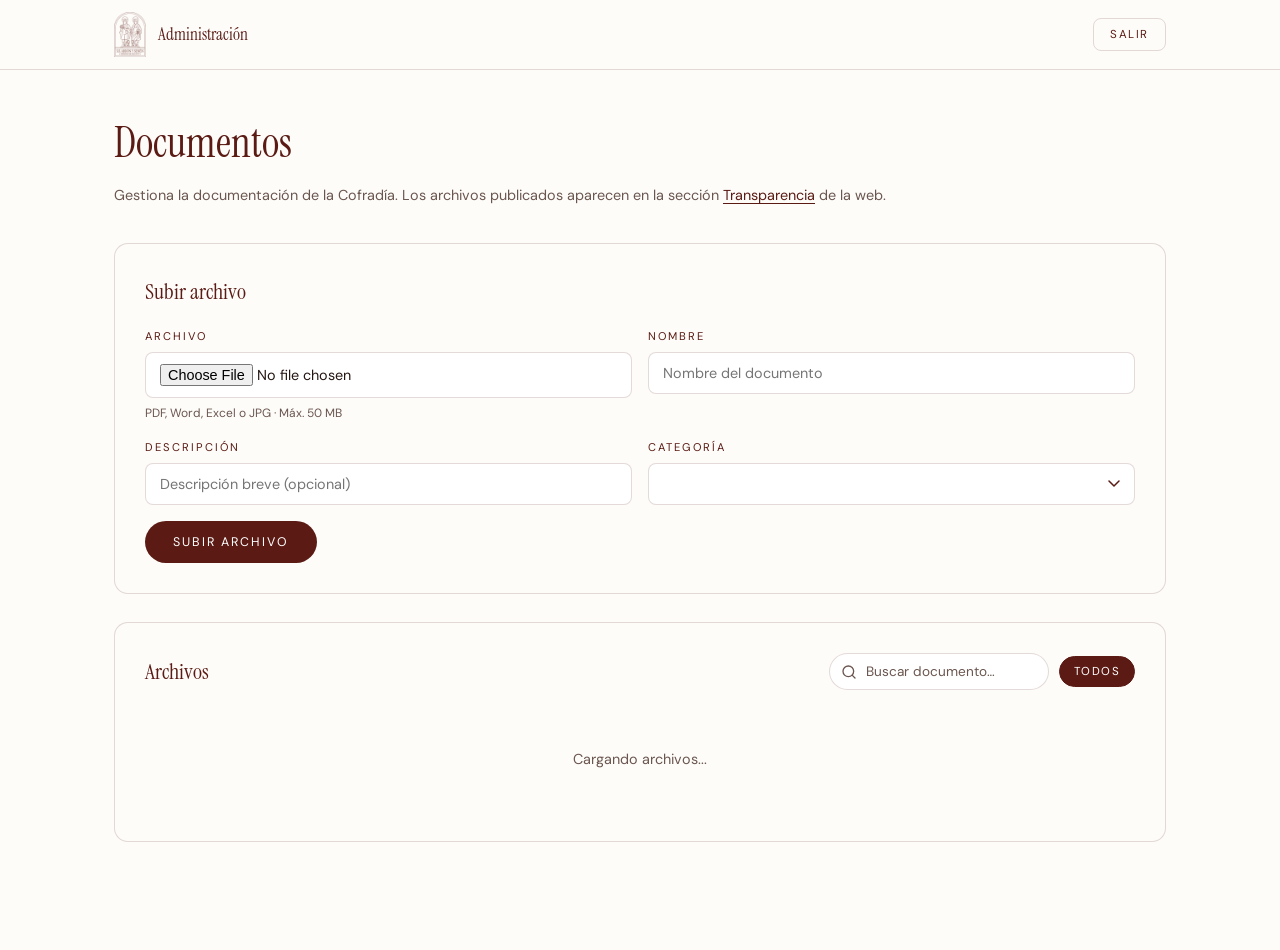
<file: admin/index.html>
<!DOCTYPE html>
<html lang="es">
<head>
<meta charset="UTF-8">
<meta name="viewport" content="width=device-width, initial-scale=1.0">
<title>Administración · Cofradía Santos Patronos</title>
<meta name="robots" content="noindex, nofollow">
<link rel="preconnect" href="https://fonts.googleapis.com">
<link rel="preconnect" href="https://fonts.gstatic.com" crossorigin>
<link href="https://fonts.googleapis.com/css2?family=DM+Sans:wght@200..500&family=Instrument+Serif:ital@0;1&display=swap" rel="stylesheet">
<link rel="stylesheet" href="/styles/admin.css">
<link rel="icon" href="/icons/favicon.ico">
<link rel="apple-touch-icon" href="/icons/apple-touch-icon.png">
</head>
<body>
  <nav class="admin-nav">
    <div class="admin-nav-in">
      <a href="/" class="admin-marca">
        <img src="/assets/logo-nav.png" alt="" width="32">
        <span>Administración</span>
      </a>
      <div class="admin-nav-derecha">
        <span id="user-info" class="admin-user"></span>
        <button id="btn-logout" class="boton-logout">Salir</button>
      </div>
    </div>
  </nav>

  <main class="admin-main">
    <div class="admin-wrap">
      <header class="admin-header">
        <h1>Documentos</h1>
        <p>Gestiona la documentación de la Cofradía. Los archivos publicados aparecen en la sección <a href="/#transparencia">Transparencia</a> de la web.</p>
      </header>

      <!-- Subida de archivos -->
      <section id="seccion-subida" class="admin-seccion">
        <h2>Subir archivo</h2>
        <form id="form-subida" class="form-subida">
          <div class="subida-campos">
            <div class="campo">
              <label for="file-input">Archivo</label>
              <input type="file" id="file-input" accept=".pdf,.doc,.docx,.xls,.xlsx,.jpg,.jpeg" required>
              <span class="campo-nota">PDF, Word, Excel o JPG · Máx. 50 MB</span>
            </div>
            <div class="campo">
              <label for="file-name">Nombre</label>
              <input type="text" id="file-name" placeholder="Nombre del documento" required>
            </div>
            <div class="campo">
              <label for="file-desc">Descripción</label>
              <input type="text" id="file-desc" placeholder="Descripción breve (opcional)">
            </div>
            <div class="campo">
              <label for="file-category">Categoría</label>
              <select id="file-category" required></select>
            </div>
          </div>
          <div id="subida-estado" class="subida-estado"></div>
          <button type="submit" class="boton-subir" id="btn-subir">Subir archivo</button>
        </form>
      </section>

      <!-- Listado de archivos -->
      <section class="admin-seccion">
        <div class="admin-seccion-header">
          <h2>Archivos</h2>
          <div class="archivos-toolbar">
            <div class="buscador-wrap">
              <svg class="buscador-icono" width="16" height="16" viewBox="0 0 24 24" fill="none" stroke="currentColor" stroke-width="2" stroke-linecap="round" stroke-linejoin="round"><circle cx="11" cy="11" r="8"/><line x1="21" y1="21" x2="16.65" y2="16.65"/></svg>
              <input type="text" id="buscador" class="buscador-input" placeholder="Buscar documento…">
            </div>
            <div class="filtro-categorias">
              <button class="filtro-btn activo" data-cat="todos">Todos</button>
            </div>
          </div>
        </div>
        <div id="lista-archivos" class="lista-archivos">
          <p class="lista-vacia">Cargando archivos...</p>
        </div>
      </section>
    </div>
  </main>

  <div id="modal-confirm" class="modal" hidden>
    <div class="modal-card">
      <p id="modal-texto"></p>
      <div class="modal-botones">
        <button id="modal-cancelar" class="modal-btn modal-cancelar">Cancelar</button>
        <button id="modal-aceptar" class="modal-btn modal-aceptar">Confirmar</button>
      </div>
    </div>
  </div>

  <script type="module" src="/js/admin.js"></script>
</body>
</html>
</file>
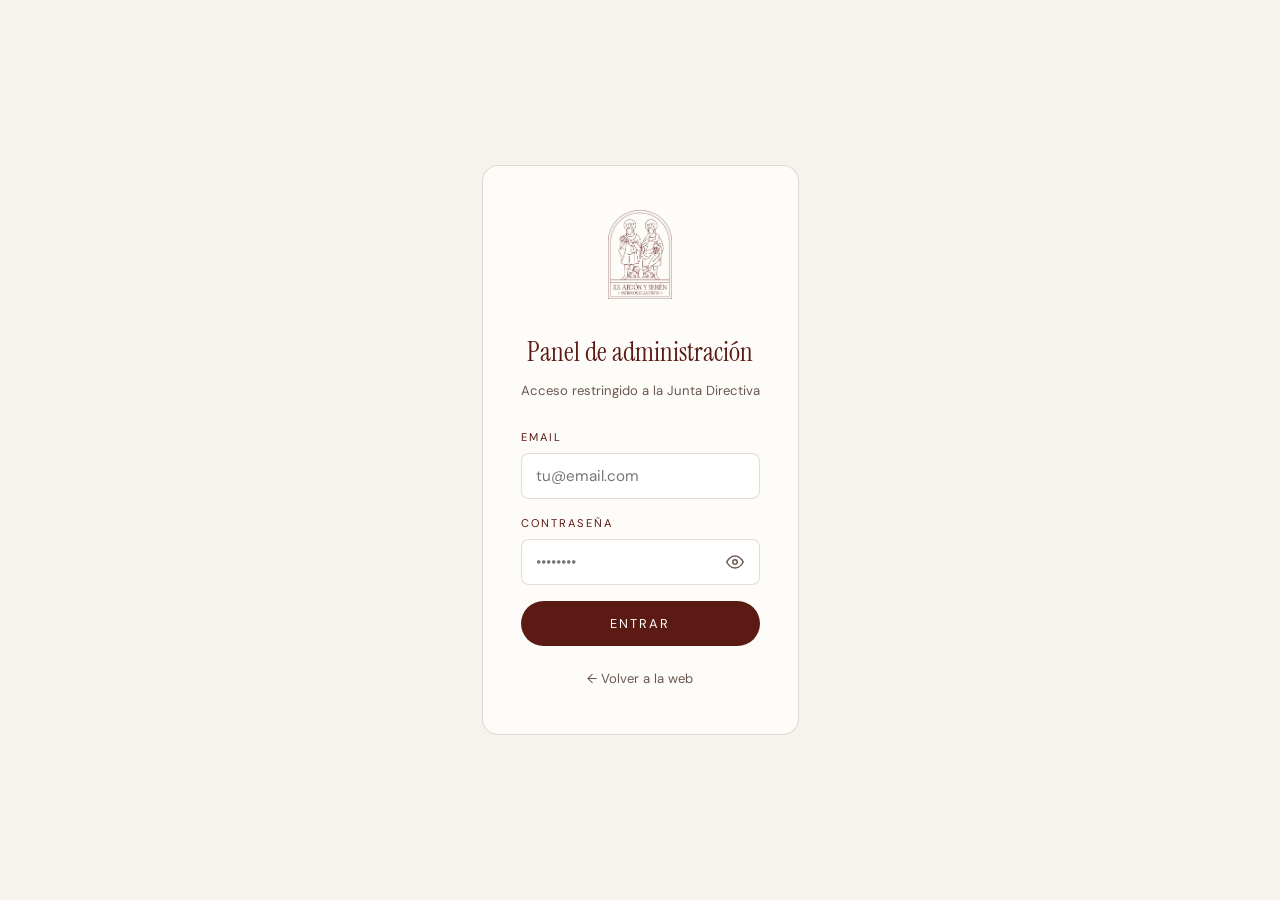
<file: admin/login.html>
<!DOCTYPE html>
<html lang="es">
<head>
<meta charset="UTF-8">
<meta name="viewport" content="width=device-width, initial-scale=1.0">
<title>Acceso administración · Cofradía Santos Patronos</title>
<link rel="preconnect" href="https://fonts.googleapis.com">
<link rel="preconnect" href="https://fonts.gstatic.com" crossorigin>
<link href="https://fonts.googleapis.com/css2?family=DM+Sans:wght@200..500&family=Instrument+Serif:ital@0;1&display=swap" rel="stylesheet">
<link rel="stylesheet" href="/styles/admin.css">
<link rel="icon" href="/icons/favicon.ico">
<link rel="apple-touch-icon" href="/icons/apple-touch-icon.png">
</head>
<body class="login-body">
  <main class="login-wrap">
    <div class="login-card">
      <img src="/assets/logo.png" alt="Cofradía Santos Patronos" class="login-logo">
      <h1>Panel de administración</h1>
      <p class="login-sub">Acceso restringido a la Junta Directiva</p>
      <form id="login-form">
        <div class="campo">
          <label for="email">Email</label>
          <input type="email" id="email" required autocomplete="email" placeholder="tu@email.com">
        </div>
        <div class="campo">
          <label for="password">Contraseña</label>
          <div class="password-wrap">
            <input type="password" id="password" required autocomplete="current-password" placeholder="••••••••">
            <button type="button" class="password-toggle" id="toggle-password" aria-label="Mostrar contraseña">
              <svg class="icon-eye" xmlns="http://www.w3.org/2000/svg" width="18" height="18" viewBox="0 0 24 24" fill="none" stroke="currentColor" stroke-width="2" stroke-linecap="round" stroke-linejoin="round"><path d="M1 12s4-8 11-8 11 8 11 8-4 8-11 8-11-8-11-8z"/><circle cx="12" cy="12" r="3"/></svg>
              <svg class="icon-eye-off oculto" xmlns="http://www.w3.org/2000/svg" width="18" height="18" viewBox="0 0 24 24" fill="none" stroke="currentColor" stroke-width="2" stroke-linecap="round" stroke-linejoin="round"><path d="M17.94 17.94A10.07 10.07 0 0112 20c-7 0-11-8-11-8a18.45 18.45 0 015.06-5.94M9.9 4.24A9.12 9.12 0 0112 4c7 0 11 8 11 8a18.5 18.5 0 01-2.16 3.19m-6.72-1.07a3 3 0 11-4.24-4.24"/><line x1="1" y1="1" x2="23" y2="23"/></svg>
            </button>
          </div>
        </div>
        <div id="login-error" class="login-error" role="alert"></div>
        <button type="submit" class="boton-login" id="btn-login">Entrar</button>
      </form>
      <a href="/" class="login-volver">← Volver a la web</a>
    </div>
  </main>
  <script type="module" src="/js/admin.js"></script>
</body>
</html>
</file>
<file: styles/admin.css>
:root{
  --granate:#5b1b14;
  --granate-oscuro:#43130e;
  --granate-claro:#7a2a20;
  --crema:#f6f2ec;
  --papel:#fdfcf9;
  --tinta:#241512;
  --texto-secundario:#43322d;
  --texto-muted:#6b564f;
  --linea:rgba(91,27,20,.16);
  --serif:'Instrument Serif', Georgia, serif;
  --sans:'DM Sans', system-ui, sans-serif;
  --ok:#2e7d32;
  --ok-bg:#e8f5e9;
  --err:#c0392b;
  --err-bg:#fdecea;
  --warn:#e65100;
  --warn-bg:#fff3e0;
}
*{margin:0;padding:0;box-sizing:border-box}
body{font-family:var(--sans);color:var(--tinta);background:var(--papel);line-height:1.6;font-size:15px}
:focus-visible{outline:2px solid var(--granate);outline-offset:3px}

/* ===== LOGIN ===== */
.login-body{min-height:100vh;display:flex;align-items:center;justify-content:center;background:var(--crema);padding:24px}
.login-card{background:var(--papel);border:1px solid var(--linea);border-radius:16px;padding:44px 38px;max-width:400px;width:100%;text-align:center}
.login-logo{width:64px;height:auto;margin:0 auto 24px}
.login-card h1{font-family:var(--serif);font-weight:400;font-size:1.7rem;color:var(--granate);margin-bottom:6px}
.login-sub{font-size:.82rem;color:var(--texto-muted);margin-bottom:28px}
.login-card .campo{text-align:left;margin-bottom:16px}
.login-card label{display:block;font-size:.7rem;letter-spacing:.18em;text-transform:uppercase;color:var(--granate);margin-bottom:6px}
.login-card input{width:100%;font-family:var(--sans);font-size:.95rem;padding:12px 14px;border:1px solid var(--linea);border-radius:8px;background:#fff;color:var(--tinta)}
.login-card input:focus{outline:2px solid var(--granate);outline-offset:1px;border-color:var(--granate)}
.password-wrap{position:relative}
.password-wrap input{width:100%;padding-right:44px}
.password-toggle{position:absolute;right:12px;top:50%;transform:translateY(-50%);background:none;border:none;cursor:pointer;color:var(--texto-muted);padding:4px;display:flex;align-items:center;justify-content:center}
.password-toggle:hover{color:var(--granate)}
.oculto{display:none}
.login-error{display:none;font-size:.85rem;color:var(--err);background:var(--err-bg);padding:10px 14px;border-radius:8px;margin-bottom:16px;text-align:left}
.login-error.visible{display:block}
.boton-login{width:100%;font-family:var(--sans);font-size:.8rem;letter-spacing:.16em;text-transform:uppercase;padding:14px;background:var(--granate);color:#fff;border:none;border-radius:999px;cursor:pointer;transition:background .2s}
.boton-login:hover{background:var(--granate-oscuro)}
.boton-login:disabled{opacity:.6;cursor:wait}
.login-volver{display:inline-block;margin-top:22px;font-size:.82rem;color:var(--texto-muted);text-decoration:none}
.login-volver:hover{color:var(--granate)}

/* ===== ADMIN NAV ===== */
.admin-nav{position:sticky;top:0;z-index:50;background:rgba(253,252,249,.92);backdrop-filter:blur(8px);border-bottom:1px solid var(--linea)}
.admin-nav-in{max-width:1100px;margin:0 auto;padding:12px 24px;display:flex;align-items:center;justify-content:space-between}
.admin-marca{display:flex;align-items:center;gap:12px;text-decoration:none}
.admin-marca img{flex:none}
.admin-marca span{font-family:var(--serif);font-size:1.05rem;color:var(--granate)}
.admin-nav-derecha{display:flex;align-items:center;gap:14px}
.admin-user{font-size:.78rem;color:var(--texto-muted)}
.boton-logout{font-family:var(--sans);font-size:.72rem;letter-spacing:.14em;text-transform:uppercase;padding:8px 16px;border:1px solid var(--linea);border-radius:8px;background:none;color:var(--granate);cursor:pointer;transition:background .2s,color .2s}
.boton-logout:hover{background:var(--granate);color:#fff}

/* ===== MAIN ===== */
.admin-main{padding:40px 0 80px}
.admin-wrap{max-width:1100px;margin:0 auto;padding:0 24px}
.admin-header{margin-bottom:36px}
.admin-header h1{font-family:var(--serif);font-weight:400;font-size:clamp(1.8rem,3.5vw,2.6rem);color:var(--granate);margin-bottom:8px}
.admin-header p{color:var(--texto-muted);font-size:.9rem}
.admin-header a{color:var(--granate);text-decoration:underline;text-underline-offset:3px}

/* ===== SECCIONES ===== */
.admin-seccion{background:var(--papel);border:1px solid var(--linea);border-radius:14px;padding:30px;margin-bottom:28px}
.admin-seccion h2{font-family:var(--serif);font-weight:400;font-size:1.4rem;color:var(--granate);margin-bottom:18px}
.admin-seccion-header{display:flex;align-items:center;justify-content:space-between;flex-wrap:wrap;gap:12px;margin-bottom:18px}
.admin-seccion-header h2{margin-bottom:0}

/* ===== FORM SUBIDA ===== */
.subida-campos{display:grid;grid-template-columns:1fr 1fr;gap:16px;margin-bottom:16px}
@media(max-width:640px){.subida-campos{grid-template-columns:1fr}}
.subida-campos .campo{display:flex;flex-direction:column;gap:6px}
.subida-campos label{font-size:.7rem;letter-spacing:.18em;text-transform:uppercase;color:var(--granate)}
.subida-campos input,.subida-campos select{font-family:var(--sans);font-size:.9rem;padding:11px 14px;border:1px solid var(--linea);border-radius:8px;background:#fff;color:var(--tinta)}
.subida-campos input:focus,.subida-campos select:focus{outline:2px solid var(--granate);outline-offset:1px;border-color:var(--granate)}
.subida-campos select{appearance:none;-webkit-appearance:none;background-image:url("data:image/svg+xml,%3Csvg xmlns='http://www.w3.org/2000/svg' width='12' height='8'%3E%3Cpath d='M1 1l5 5 5-5' stroke='%235b1b14' stroke-width='1.5' fill='none' stroke-linecap='round' stroke-linejoin='round'/%3E%3C/svg%3E");background-repeat:no-repeat;background-position:right 14px center;padding-right:38px}
.campo-nota{font-size:.75rem;color:var(--texto-muted)}
.subida-estado{display:none;font-size:.85rem;padding:10px 14px;border-radius:8px;margin-bottom:14px}
.subida-estado.ok{display:block;color:var(--ok);background:var(--ok-bg)}
.subida-estado.err{display:block;color:var(--err);background:var(--err-bg)}
.subida-estado.cargando{display:block;color:var(--warn);background:var(--warn-bg)}
.boton-subir{font-family:var(--sans);font-size:.78rem;letter-spacing:.16em;text-transform:uppercase;padding:13px 28px;background:var(--granate);color:#fff;border:none;border-radius:999px;cursor:pointer;transition:background .2s}
.boton-subir:hover{background:var(--granate-oscuro)}
.boton-subir:disabled{opacity:.6;cursor:wait}

/* ===== BUSCADOR ===== */
.archivos-toolbar{display:flex;align-items:center;justify-content:space-between;flex-wrap:wrap;gap:10px}
.buscador-wrap{position:relative;flex:1;min-width:180px;max-width:320px}
.buscador-icono{position:absolute;left:12px;top:50%;transform:translateY(-50%);color:var(--texto-muted);pointer-events:none}
.buscador-input{width:100%;font-family:var(--sans);font-size:.85rem;padding:9px 14px 9px 36px;border:1px solid var(--linea);border-radius:999px;background:#fff;color:var(--tinta);transition:border-color .2s}
.buscador-input:focus{outline:none;border-color:var(--granate)}
.buscador-input::placeholder{color:var(--texto-muted)}

/* ===== FILTROS ===== */
.filtro-categorias{display:flex;flex-wrap:wrap;gap:6px}
.filtro-btn{font-family:var(--sans);font-size:.72rem;letter-spacing:.12em;text-transform:uppercase;padding:7px 14px;border:1px solid var(--linea);border-radius:999px;background:none;color:var(--texto-muted);cursor:pointer;transition:all .2s}
.filtro-btn:hover{border-color:var(--granate);color:var(--granate)}
.filtro-btn.activo{background:var(--granate);color:#fff;border-color:var(--granate)}

/* ===== LISTA ARCHIVOS ===== */
.lista-archivos{display:flex;flex-direction:column;gap:2px}
.lista-vacia{text-align:center;padding:40px;color:var(--texto-muted);font-size:.9rem}
.archivo-fila{display:grid;grid-template-columns:1fr auto auto auto;gap:14px;align-items:center;padding:14px 16px;border-radius:10px;transition:background .15s}
.archivo-fila:hover{background:var(--crema)}
.archivo-info{min-width:0}
.archivo-nombre{font-weight:500;font-size:.92rem;color:var(--tinta);white-space:nowrap;overflow:hidden;text-overflow:ellipsis}
.archivo-desc{font-size:.8rem;color:var(--texto-muted);margin-top:2px;white-space:nowrap;overflow:hidden;text-overflow:ellipsis}
.archivo-meta{font-size:.75rem;color:var(--texto-muted);margin-top:2px;display:flex;gap:12px;flex-wrap:wrap}
.archivo-badge{display:inline-block;font-size:.65rem;letter-spacing:.12em;text-transform:uppercase;padding:3px 10px;border-radius:999px;font-weight:500}
.archivo-badge.publicado{background:var(--ok-bg);color:var(--ok)}
.archivo-badge.borrador{background:var(--warn-bg);color:var(--warn)}
.archivo-acciones{display:flex;gap:6px}
.boton-accion{font-family:var(--sans);font-size:.7rem;letter-spacing:.1em;text-transform:uppercase;padding:10px 14px;min-height:44px;border-radius:8px;border:1px solid var(--linea);background:none;cursor:pointer;transition:all .2s;white-space:nowrap;display:inline-flex;align-items:center}
.boton-accion.pub{color:var(--ok);border-color:var(--ok)}
.boton-accion.pub:hover{background:var(--ok);color:#fff}
.boton-accion.despub{color:var(--warn);border-color:var(--warn)}
.boton-accion.despub:hover{background:var(--warn);color:#fff}
.boton-accion.borrar{color:var(--err);border-color:var(--err)}
.boton-accion.borrar:hover{background:var(--err);color:#fff}
.boton-accion.descargar{color:var(--granate);border-color:var(--granate)}
.boton-accion.descargar:hover{background:var(--granate);color:#fff}
.boton-accion:disabled{opacity:.4;cursor:wait}
@media(max-width:640px){
  .archivo-fila{grid-template-columns:1fr;gap:10px}
  .archivo-acciones{flex-wrap:wrap}
}

/* ===== MODAL ===== */
.modal{position:fixed;inset:0;background:rgba(0,0,0,.4);display:flex;align-items:center;justify-content:center;z-index:100;padding:24px}
.modal[hidden]{display:none}
.modal-card{background:var(--papel);border-radius:14px;padding:30px;max-width:380px;width:100%;text-align:center}
.modal-card p{font-size:.95rem;color:var(--tinta);margin-bottom:22px}
.modal-botones{display:flex;gap:10px;justify-content:center}
.modal-btn{font-family:var(--sans);font-size:.78rem;letter-spacing:.12em;text-transform:uppercase;padding:10px 22px;border-radius:999px;border:none;cursor:pointer;transition:background .2s}
.modal-cancelar{background:var(--linea);color:var(--tinta)}
.modal-cancelar:hover{background:#d5cdc7}
.modal-aceptar{background:var(--err);color:#fff}
.modal-aceptar:hover{background:#a93226}

/* ===== RESPONSIVE ===== */
@media(max-width:640px){
  .login-card{padding:28px 20px}
  .login-card h1{font-size:1.4rem}
  .admin-nav-in{padding:10px 16px;gap:8px}
  .admin-marca span{font-size:.9rem}
  .admin-nav-derecha{gap:8px}
  .admin-user{display:none}
  .boton-logout{padding:6px 10px;font-size:.68rem}
  .admin-seccion{padding:20px 16px}
  .password-toggle{padding:8px}
  .archivos-toolbar{flex-direction:column;align-items:stretch}
  .buscador-wrap{max-width:none}
}
@media(max-width:400px){
  .modal-botones{flex-direction:column;align-items:stretch}
  .modal-btn{width:100%}
}
</file>
